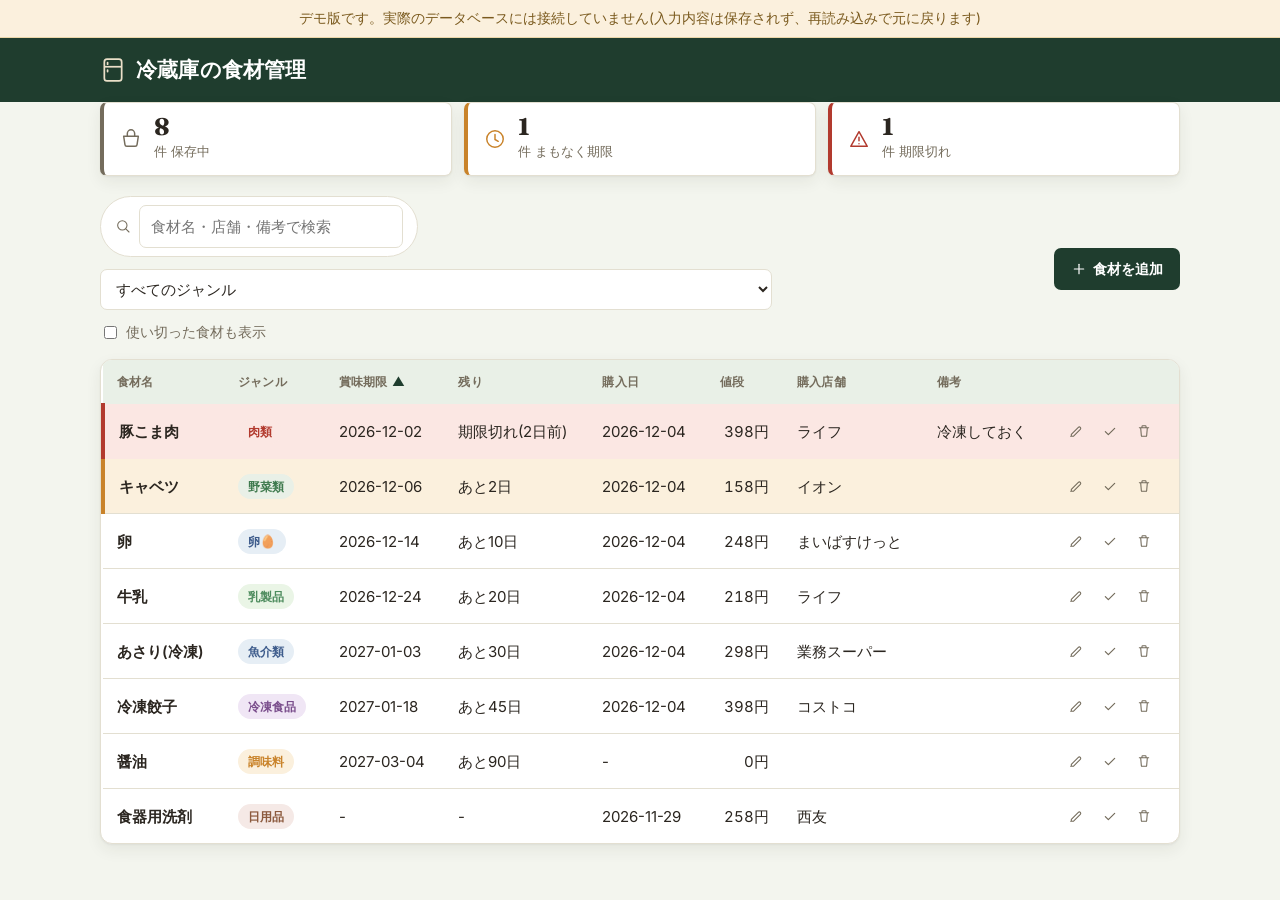
<file: docs/index.html>
<!DOCTYPE html>
<!--
  冷蔵庫の食材管理・画面本体(HTML)。
  中身のデータはここには書かず、script.js が /api/items から取得して
  JavaScriptで一覧やフォームを作る(見た目は style.css、動きは script.js に分けている)。
-->
<html lang="ja">
<head>
  <meta charset="UTF-8">
  <meta name="viewport" content="width=device-width, initial-scale=1">
  <title>冷蔵庫の食材管理</title>

  <!-- 見出し用の少しクセのあるセリフ体(Fraunces)と、本文・数値用の読みやすいゴシック体(Inter) -->
  <link rel="preconnect" href="https://fonts.googleapis.com">
  <link rel="preconnect" href="https://fonts.gstatic.com" crossorigin>
  <link href="https://fonts.googleapis.com/css2?family=Fraunces:opsz,wght@9..144,500;9..144,600&family=Inter:wght@400;500;600;700&display=swap" rel="stylesheet">

  <link rel="stylesheet" href="style.css">
</head>
<body>

  <!-- これはデモ版です。本物のデータベースには繋がっておらず、入力した内容は保存されません -->
  <div class="demo-banner">デモ版です。実際のデータベースには接続していません(入力内容は保存されず、再読み込みで元に戻ります)</div>

  <!-- ヘッダー: アプリ名だけのシンプルな帯。ロゴは絵文字ではなく線画のSVGにしている -->
  <header class="app-header">
    <div class="wrap header-inner">
      <svg class="logo-mark" viewBox="0 0 24 24" fill="none" aria-hidden="true">
        <rect x="4" y="2" width="16" height="20" rx="2.5" stroke="currentColor" stroke-width="1.6"/>
        <line x1="4" y1="9" x2="20" y2="9" stroke="currentColor" stroke-width="1.6"/>
        <line x1="7" y1="5.2" x2="7" y2="6.6" stroke="currentColor" stroke-width="1.6" stroke-linecap="round"/>
        <line x1="7" y1="12" x2="7" y2="13.4" stroke="currentColor" stroke-width="1.6" stroke-linecap="round"/>
      </svg>
      <span class="app-title">冷蔵庫の食材管理</span>
    </div>
  </header>

  <main class="wrap">

    <!-- 操作したあとの結果メッセージ(「追加しました」など)を出す場所。普段は非表示 -->
    <div id="toast" class="toast" role="status" hidden></div>

    <!-- 件数のまとめ(全件・期限切れ・期限間近)。中の数字だけ script.js が書き換える -->
    <div class="stat-row" aria-label="在庫のまとめ">
      <div class="stat-ticket stat-total">
        <svg viewBox="0 0 24 24" fill="none" aria-hidden="true"><path d="M4 9h16l-1.4 9.2a2 2 0 0 1-2 1.8H7.4a2 2 0 0 1-2-1.8L4 9Z" stroke="currentColor" stroke-width="1.6" stroke-linejoin="round"/><path d="M8 9V6a4 4 0 0 1 8 0v3" stroke="currentColor" stroke-width="1.6"/></svg>
        <div><strong id="statTotal">0</strong><span>件 保存中</span></div>
      </div>
      <div class="stat-ticket stat-soon">
        <svg viewBox="0 0 24 24" fill="none" aria-hidden="true"><path d="M12 7v5.5l3.5 2" stroke="currentColor" stroke-width="1.6" stroke-linecap="round"/><circle cx="12" cy="12" r="9" stroke="currentColor" stroke-width="1.6"/></svg>
        <div><strong id="statSoon">0</strong><span>件 まもなく期限</span></div>
      </div>
      <div class="stat-ticket stat-expired">
        <svg viewBox="0 0 24 24" fill="none" aria-hidden="true"><path d="M12 4 21 20H3L12 4Z" stroke="currentColor" stroke-width="1.6" stroke-linejoin="round"/><path d="M12 10v4M12 17.2v.1" stroke="currentColor" stroke-width="1.6" stroke-linecap="round"/></svg>
        <div><strong id="statExpired">0</strong><span>件 期限切れ</span></div>
      </div>
    </div>

    <!-- ジャンルの絞り込み・検索・使い切み表示・追加ボタン -->
    <div class="toolbar">
      <div class="toolbar-controls">
        <div class="search-box">
          <svg viewBox="0 0 24 24" fill="none" aria-hidden="true"><circle cx="11" cy="11" r="7" stroke="currentColor" stroke-width="1.6"/><line x1="16.2" y1="16.2" x2="21" y2="21" stroke="currentColor" stroke-width="1.6" stroke-linecap="round"/></svg>
          <input type="search" id="searchBox" placeholder="食材名・店舗・備考で検索">
        </div>
        <select id="categoryFilter" aria-label="ジャンルで絞り込み">
          <option value="">すべてのジャンル</option>
          <!-- ジャンルの選択肢は script.js が /api/meta から取得して追加する -->
        </select>
        <label class="checkbox">
          <input type="checkbox" id="includeDisposed">
          使い切った食材も表示
        </label>
      </div>
      <button id="openAddButton" class="btn btn-primary">
        <svg viewBox="0 0 24 24" fill="none" aria-hidden="true"><line x1="12" y1="5" x2="12" y2="19" stroke="currentColor" stroke-width="1.8" stroke-linecap="round"/><line x1="5" y1="12" x2="19" y2="12" stroke="currentColor" stroke-width="1.8" stroke-linecap="round"/></svg>
        食材を追加
      </button>
    </div>

    <!-- 一覧表(中身の行は script.js が組み立てる)。列見出しをクリックすると並び替えできる -->
    <div class="table-wrap">
      <table>
        <thead>
          <tr>
            <th data-sort="name" tabindex="0" role="button">食材名</th>
            <th data-sort="category" tabindex="0" role="button">ジャンル</th>
            <th data-sort="expiry" tabindex="0" role="button" aria-sort="ascending">賞味期限</th>
            <th>残り</th>
            <th data-sort="purchase" tabindex="0" role="button">購入日</th>
            <th data-sort="price" tabindex="0" role="button">値段</th>
            <th>購入店舗</th>
            <th>備考</th>
            <th></th>
          </tr>
        </thead>
        <tbody id="itemsBody">
          <!-- ここに1食材ごとの <tr> が追加される -->
        </tbody>
      </table>
      <!-- 何も無いときの案内(単なる空表示ではなく、次にすることを示す) -->
      <div id="emptyMessage" class="empty" hidden>
        <svg viewBox="0 0 24 24" fill="none" aria-hidden="true"><rect x="4" y="2" width="16" height="20" rx="2.5" stroke="currentColor" stroke-width="1.4"/><line x1="4" y1="9" x2="20" y2="9" stroke="currentColor" stroke-width="1.4"/></svg>
        <p>まだ何も登録されていません</p>
        <button class="btn sub" id="emptyAddButton">最初の食材を追加する</button>
      </div>
    </div>
  </main>

  <!-- 追加・編集フォーム(モーダル)。普段は非表示にしておき、ボタンを押したときだけ表示する -->
  <div id="formOverlay" class="overlay" hidden>
    <form id="itemForm" class="card form" role="dialog" aria-modal="true" aria-labelledby="formTitle">
      <div class="form-head">
        <h2 id="formTitle">食材を追加</h2>
        <button type="button" id="closeXButton" class="icon-btn" aria-label="閉じる">
          <svg viewBox="0 0 24 24" fill="none" aria-hidden="true"><line x1="5" y1="5" x2="19" y2="19" stroke="currentColor" stroke-width="1.8" stroke-linecap="round"/><line x1="19" y1="5" x2="5" y2="19" stroke="currentColor" stroke-width="1.8" stroke-linecap="round"/></svg>
        </button>
      </div>
      <div id="formErrors" class="error" hidden></div>

      <input type="hidden" id="itemId">

      <label class="field"><span>食材名 *</span>
        <input type="text" id="fieldName" maxlength="100" required>
      </label>

      <div class="field-row">
        <label class="field"><span>ジャンル *</span>
          <select id="fieldCategory">
            <!-- script.js が /api/meta から取得して追加する -->
          </select>
        </label>
        <label class="field"><span>値段(円)</span>
          <input type="number" id="fieldPrice" min="0" step="1" inputmode="numeric">
        </label>
      </div>

      <div class="field-row">
        <label class="field"><span>賞味期限</span>
          <input type="date" id="fieldExpiry">
        </label>
        <label class="field"><span>購入日</span>
          <input type="date" id="fieldPurchase">
        </label>
      </div>

      <label class="field"><span>購入店舗</span>
        <input type="text" id="fieldStore" maxlength="100" list="storeOptions">
        <datalist id="storeOptions"></datalist>
      </label>

      <label class="field"><span>備考</span>
        <textarea id="fieldNote" rows="3" maxlength="500"></textarea>
      </label>

      <div class="actions">
        <button type="submit" class="btn btn-primary">保存</button>
        <button type="button" id="cancelButton" class="btn sub">キャンセル</button>
      </div>
    </form>
  </div>

  <!-- デモ版だけの仕組み。本物のサーバーの代わりに応答する。script.jsより先に読み込むこと -->
  <script src="demo-api.js"></script>
  <!-- 動きの本体はすべて script.js に書いている -->
  <script src="script.js"></script>
</body>
</html>
</file>
<file: docs/style.css>
/* =====================================================================
   冷蔵庫の食材管理・見た目(CSS)
   ------------------------------------------------------------------
   「台所の在庫ノート」をイメージした配色・書体にしている。
   色や余白の基準値は :root にまとめてあるので、雰囲気を変えたいときは
   まずここの値だけ触れば全体に反映される。
   ===================================================================== */

:root {
  /* ---- ベースの色(紙・インク) ---- */
  --paper: #F3F5EE;        /* 背景。うっすら緑がかった生成り色 */
  --surface: #FFFFFF;      /* カード・表の背景 */
  --ink: #2B2620;          /* 本文の文字色(純黒より少し温かみのある濃茶) */
  --ink-soft: #746C5C;     /* 補足文字・ラベル */
  --line: #E3DFD1;         /* 罫線・区切り線 */

  /* ---- ブランドカラー(深い緑 = 冷蔵庫・野菜室のイメージ) ---- */
  --primary: #1F3D2E;
  --primary-soft: #E9F0E7;

  /* ---- 状態を伝える色(信号のように役割ごとに固定) ---- */
  --fresh: #3F7A4E;      /* 十分に余裕がある */
  --warn: #C9832A;       /* 期限が近い(警告) */
  --warn-bg: #FBF0DD;
  --danger: #B23A2E;     /* 期限切れ */
  --danger-bg: #FBE7E3;
  --disposed: #A9A08D;   /* 使い切み */
  --disposed-bg: #EDEAE1;

  /* ---- 形・影・書体 ---- */
  --radius-s: 7px;
  --radius-m: 12px;
  --shadow: 0 1px 2px rgba(43,38,32,0.05), 0 6px 16px rgba(43,38,32,0.07);
  --font-display: "Fraunces", "Hiragino Mincho ProN", serif;
  --font-body: "Inter", system-ui, "Hiragino Sans", "Yu Gothic UI", sans-serif;
}

/* 「動きを減らす」設定をしている人には、演出のアニメーションを止める */
@media (prefers-reduced-motion: reduce) {
  * { transition-duration: 0.001ms !important; animation-duration: 0.001ms !important; }
}

* { box-sizing: border-box; }
body {
  margin: 0; background: var(--paper); color: var(--ink);
  font-family: var(--font-body); line-height: 1.55; font-size: 15px;
}
.wrap { max-width: 1120px; margin: 0 auto; padding: 0 20px; }

/* キーボード操作でフォーカスが当たった要素は、はっきり分かるようにする(アクセシビリティ) */
:focus-visible {
  outline: 2.5px solid var(--primary);
  outline-offset: 2px;
  border-radius: 4px;
}

/* ---------------------------------------------------------------------
   ヘッダー
   --------------------------------------------------------------------- */
.app-header { background: var(--primary); }
.header-inner {
  display: flex; align-items: center; gap: 10px; padding: 16px 20px; color: #fff;
}
.logo-mark { width: 26px; height: 26px; color: #EADFC8; flex-shrink: 0; }
.app-title { font-family: var(--font-display); font-size: 1.3rem; font-weight: 600; letter-spacing: 0.01em; }

main { padding-top: 24px; padding-bottom: 48px; }

/* ---------------------------------------------------------------------
   件数のまとめ(「まもなく期限」「期限切れ」を、色付きの帯を左に付けた
   チケット風のカードで見せる。3枚とも同じ形にせず、状態の色だけ変えている)
   --------------------------------------------------------------------- */
.stat-row { display: grid; grid-template-columns: repeat(auto-fit, minmax(180px, 1fr)); gap: 12px; margin-bottom: 20px; }
.stat-ticket {
  display: flex; align-items: center; gap: 12px;
  background: var(--surface); border: 1px solid var(--line); border-left: 4px solid var(--ink-soft);
  border-radius: var(--radius-s); padding: 12px 16px; box-shadow: var(--shadow);
}
.stat-ticket svg { width: 22px; height: 22px; flex-shrink: 0; color: var(--ink-soft); }
.stat-ticket strong { display: block; font-family: var(--font-display); font-size: 1.5rem; line-height: 1; }
.stat-ticket span { font-size: 0.8rem; color: var(--ink-soft); }
.stat-soon { border-left-color: var(--warn); } .stat-soon svg { color: var(--warn); }
.stat-expired { border-left-color: var(--danger); } .stat-expired svg { color: var(--danger); }

/* ---------------------------------------------------------------------
   ツールバー(検索・絞り込み・追加ボタン)
   --------------------------------------------------------------------- */
.toolbar { display: flex; justify-content: space-between; align-items: center; gap: 16px; flex-wrap: wrap; margin-bottom: 16px; }
.toolbar-controls { display: flex; align-items: center; gap: 12px; flex-wrap: wrap; }
.toolbar .checkbox { display: flex; align-items: center; gap: 6px; font-size: 0.85rem; color: var(--ink-soft); white-space: nowrap; }

.search-box {
  display: flex; align-items: center; gap: 8px;
  background: var(--surface); border: 1px solid var(--line); border-radius: 999px;
  padding: 8px 14px; min-width: 220px;
}
.search-box svg { width: 16px; height: 16px; color: var(--ink-soft); flex-shrink: 0; }
.search-box input { border: 0; outline: 0; background: transparent; font: inherit; width: 100%; color: var(--ink); }

select {
  padding: 8px 12px; border: 1px solid var(--line); border-radius: 999px;
  font: inherit; background: var(--surface); color: var(--ink);
}

/* ---------------------------------------------------------------------
   ボタン
   --------------------------------------------------------------------- */
.btn {
  display: inline-flex; align-items: center; gap: 6px;
  border: 1px solid transparent; border-radius: var(--radius-s); cursor: pointer;
  padding: 9px 16px; font: inherit; font-weight: 600; font-size: 0.9rem;
  text-decoration: none; transition: transform 0.08s ease, opacity 0.12s ease;
}
.btn svg { width: 16px; height: 16px; }
.btn-primary { background: var(--primary); color: #fff; }
.btn-primary:hover { opacity: 0.9; }
.btn-primary:active { transform: scale(0.98); }
.btn.sub { background: var(--surface); color: var(--ink); border-color: var(--line); }
.btn.sub:hover { background: var(--primary-soft); }
.btn.danger { background: var(--danger-bg); color: var(--danger); }
.btn.danger:hover { background: var(--danger); color: #fff; }

.icon-btn {
  display: inline-flex; align-items: center; justify-content: center;
  width: 30px; height: 30px; border-radius: 999px; border: 1px solid transparent;
  background: transparent; color: var(--ink-soft); cursor: pointer;
}
.icon-btn svg { width: 16px; height: 16px; }
.icon-btn:hover { background: var(--primary-soft); color: var(--primary); }

/* 一覧の各行にある「編集・使い切った・削除」の小さいアイコンボタン */
.row-actions { display: flex; gap: 4px; }
.row-actions .icon-btn.edit:hover { color: var(--primary); }
.row-actions .icon-btn.dispose:hover { color: var(--fresh); }
.row-actions .icon-btn.restore:hover { color: var(--warn); }
.row-actions .icon-btn.delete:hover { color: var(--danger); background: var(--danger-bg); }

/* ---------------------------------------------------------------------
   一覧表
   --------------------------------------------------------------------- */
.table-wrap { background: var(--surface); border: 1px solid var(--line); border-radius: var(--radius-m); overflow: hidden; box-shadow: var(--shadow); }
table { border-collapse: collapse; width: 100%; }
th, td { padding: 12px 14px; text-align: left; vertical-align: middle; }
thead th {
  background: var(--primary-soft); font-size: 0.78rem; color: var(--ink-soft);
  white-space: nowrap; font-weight: 600; letter-spacing: 0.02em; user-select: none;
}
/* 並び替えできる列見出し。矢印は現在の並び順(aria-sort)に応じてCSSだけで出す */
th[data-sort] { cursor: pointer; }
th[data-sort]::after { content: ""; margin-left: 4px; opacity: 0.4; }
th[aria-sort="ascending"]::after { content: "▲"; opacity: 1; color: var(--primary); }
th[aria-sort="descending"]::after { content: "▼"; opacity: 1; color: var(--primary); }

tbody tr { border-top: 1px solid var(--line); }
tbody tr:hover { background: #FAFAF6; }
td.name { font-weight: 600; }
td.num { text-align: right; white-space: nowrap; font-variant-numeric: tabular-nums; }
td.ops { white-space: nowrap; }

/* 期限切れ・期限間近・使い切みは、左端に色帯を付けて一目でわかるようにする */
tbody tr.expired { border-left: 4px solid var(--danger); background: var(--danger-bg); }
tbody tr.soon { border-left: 4px solid var(--warn); background: var(--warn-bg); }
tbody tr.disposed { border-left: 4px solid var(--disposed); background: var(--disposed-bg); color: var(--ink-soft); }
tbody tr.expired, tbody tr.soon, tbody tr.disposed { border-top-color: transparent; }

/* ジャンルを表す色付きラベル(バッジ)。色は script.js が名前から自動で決める */
.category-badge {
  display: inline-block; padding: 3px 10px; border-radius: 999px;
  font-size: 0.78rem; font-weight: 600; white-space: nowrap;
}

/* 何も登録されていないときの案内 */
.empty { text-align: center; padding: 56px 24px; color: var(--ink-soft); }
.empty svg { width: 40px; height: 40px; margin-bottom: 12px; opacity: 0.6; }
.empty p { margin: 0 0 14px; }

/* ---------------------------------------------------------------------
   結果メッセージ(トースト)。画面右上に軽く浮かせて表示する
   --------------------------------------------------------------------- */
.toast {
  position: fixed; top: 20px; right: 20px; z-index: 50;
  background: var(--primary); color: #fff; padding: 12px 18px; border-radius: var(--radius-s);
  box-shadow: var(--shadow); font-size: 0.9rem; max-width: 320px;
  animation: toast-in 0.18s ease-out;
}
.toast.error { background: var(--danger); }
@keyframes toast-in { from { opacity: 0; transform: translateY(-6px); } to { opacity: 1; transform: none; } }

/* ---------------------------------------------------------------------
   追加・編集フォーム(モーダル)
   --------------------------------------------------------------------- */
.overlay {
  position: fixed; inset: 0; background: rgba(31,61,46,0.35); backdrop-filter: blur(2px);
  align-items: flex-start; justify-content: center;
  padding: 48px 16px; overflow-y: auto; z-index: 40;
  /* display を直接 .overlay に書くと、hidden属性より強く効いてしまい、
     JavaScriptで hidden = true にしても画面から消えなくなる。
     そのため「hidden が付いていないときだけ flex にする」という書き方にしている。 */
  display: none;
}
.overlay:not([hidden]) {
  display: flex;
}
.card { background: var(--surface); border-radius: var(--radius-m); box-shadow: var(--shadow); }
.form { max-width: 480px; width: 100%; padding: 20px 24px 24px; animation: form-in 0.15s ease-out; }
@keyframes form-in { from { opacity: 0; transform: translateY(8px); } to { opacity: 1; transform: none; } }

.form-head { display: flex; align-items: center; justify-content: space-between; margin-bottom: 14px; }
.form-head h2 { margin: 0; font-family: var(--font-display); font-size: 1.25rem; }

.field { display: block; margin-bottom: 14px; }
.field span { display: block; font-size: 0.8rem; color: var(--ink-soft); margin-bottom: 4px; }
.field-row { display: grid; grid-template-columns: 1fr 1fr; gap: 12px; }
.field-row .field { margin-bottom: 14px; }

input[type=text], input[type=date], input[type=number], input[type=search], select, textarea {
  width: 100%; padding: 9px 11px; border: 1px solid var(--line); border-radius: var(--radius-s);
  font: inherit; background: #fff; color: var(--ink);
}
textarea { resize: vertical; }

.actions { display: flex; gap: 8px; margin-top: 4px; }

.error { background: var(--danger-bg); border: 1px solid #EBC3BC; color: var(--danger);
  padding: 10px 14px; border-radius: var(--radius-s); margin-bottom: 14px; font-size: 0.88rem; }
.error ul { margin: 0; padding-left: 18px; }

/* ---------------------------------------------------------------------
   スマホなど狭い画面: 表を「見出し:値」が並ぶカード形式に組み替える。
   横スクロールさせず、1食材=1枚のカードとして縦に並べる。
   --------------------------------------------------------------------- */
@media (max-width: 720px) {
  .stat-row { grid-template-columns: 1fr 1fr; }
  .field-row { grid-template-columns: 1fr; }

  table, thead, tbody, tr, th, td { display: block; width: 100%; }
  thead { display: none; } /* 見出し行は隠し、各セルの前に data-label を出す */
  tbody tr { border: 1px solid var(--line); border-radius: var(--radius-s); margin: 0 0 12px; overflow: hidden; }
  tbody tr.expired, tbody tr.soon, tbody tr.disposed { border-left-width: 4px; }
  td {
    display: flex; justify-content: space-between; align-items: center; gap: 12px;
    border-top: 1px solid var(--line); padding: 9px 14px;
  }
  td:first-child { border-top: 0; }
  td::before {
    content: attr(data-label); font-size: 0.78rem; color: var(--ink-soft); font-weight: 600; flex-shrink: 0;
  }
  td.name { justify-content: flex-start; }
  td.ops { justify-content: flex-end; }
  td.ops::before { content: none; }
}

/* ---------------------------------------------------------------------
   GitHub Pages のデモ版だけで使う、「これはデモです」の案内バナー
   --------------------------------------------------------------------- */
.demo-banner {
  background: var(--warn-bg); color: #7A5A1E; text-align: center;
  font-size: 0.85rem; padding: 8px 16px; border-bottom: 1px solid #EBD6A8;
}
</file>
